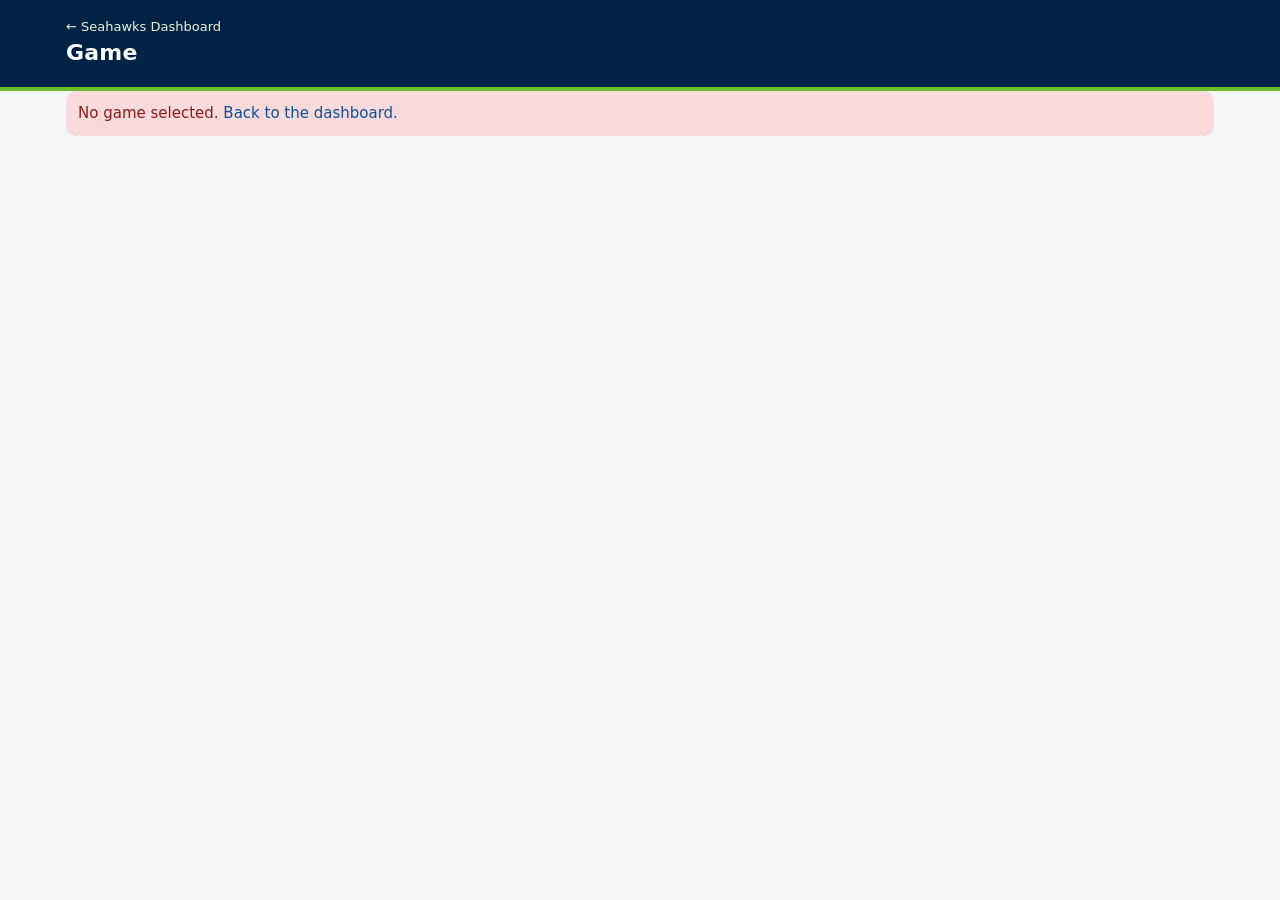
<file: site/game.html>
<!doctype html>
<html lang="en">
<head>
<meta charset="utf-8">
<meta name="viewport" content="width=device-width, initial-scale=1">
<title>Seahawks Game</title>
<meta name="description" content="Seahawks game detail with box score, drives, win probability, and an opponent and quarterback profile.">
<link rel="stylesheet" href="assets/style.css">
</head>
<body>
<header class="site-header">
  <div class="wrap">
    <div>
      <div class="crumb"><a href="index.html">← Seahawks Dashboard</a></div>
      <h1 id="hdr-title">Game</h1>
      <div class="sub" id="hdr-sub"></div>
    </div>
    <div class="meta" id="hdr-meta"></div>
  </div>
</header>
<main class="wrap" id="main"><div class="loading">Loading…</div></main>
<script src="assets/common.js"></script>
<script src="assets/game.js"></script>
</body>
</html>
</file>
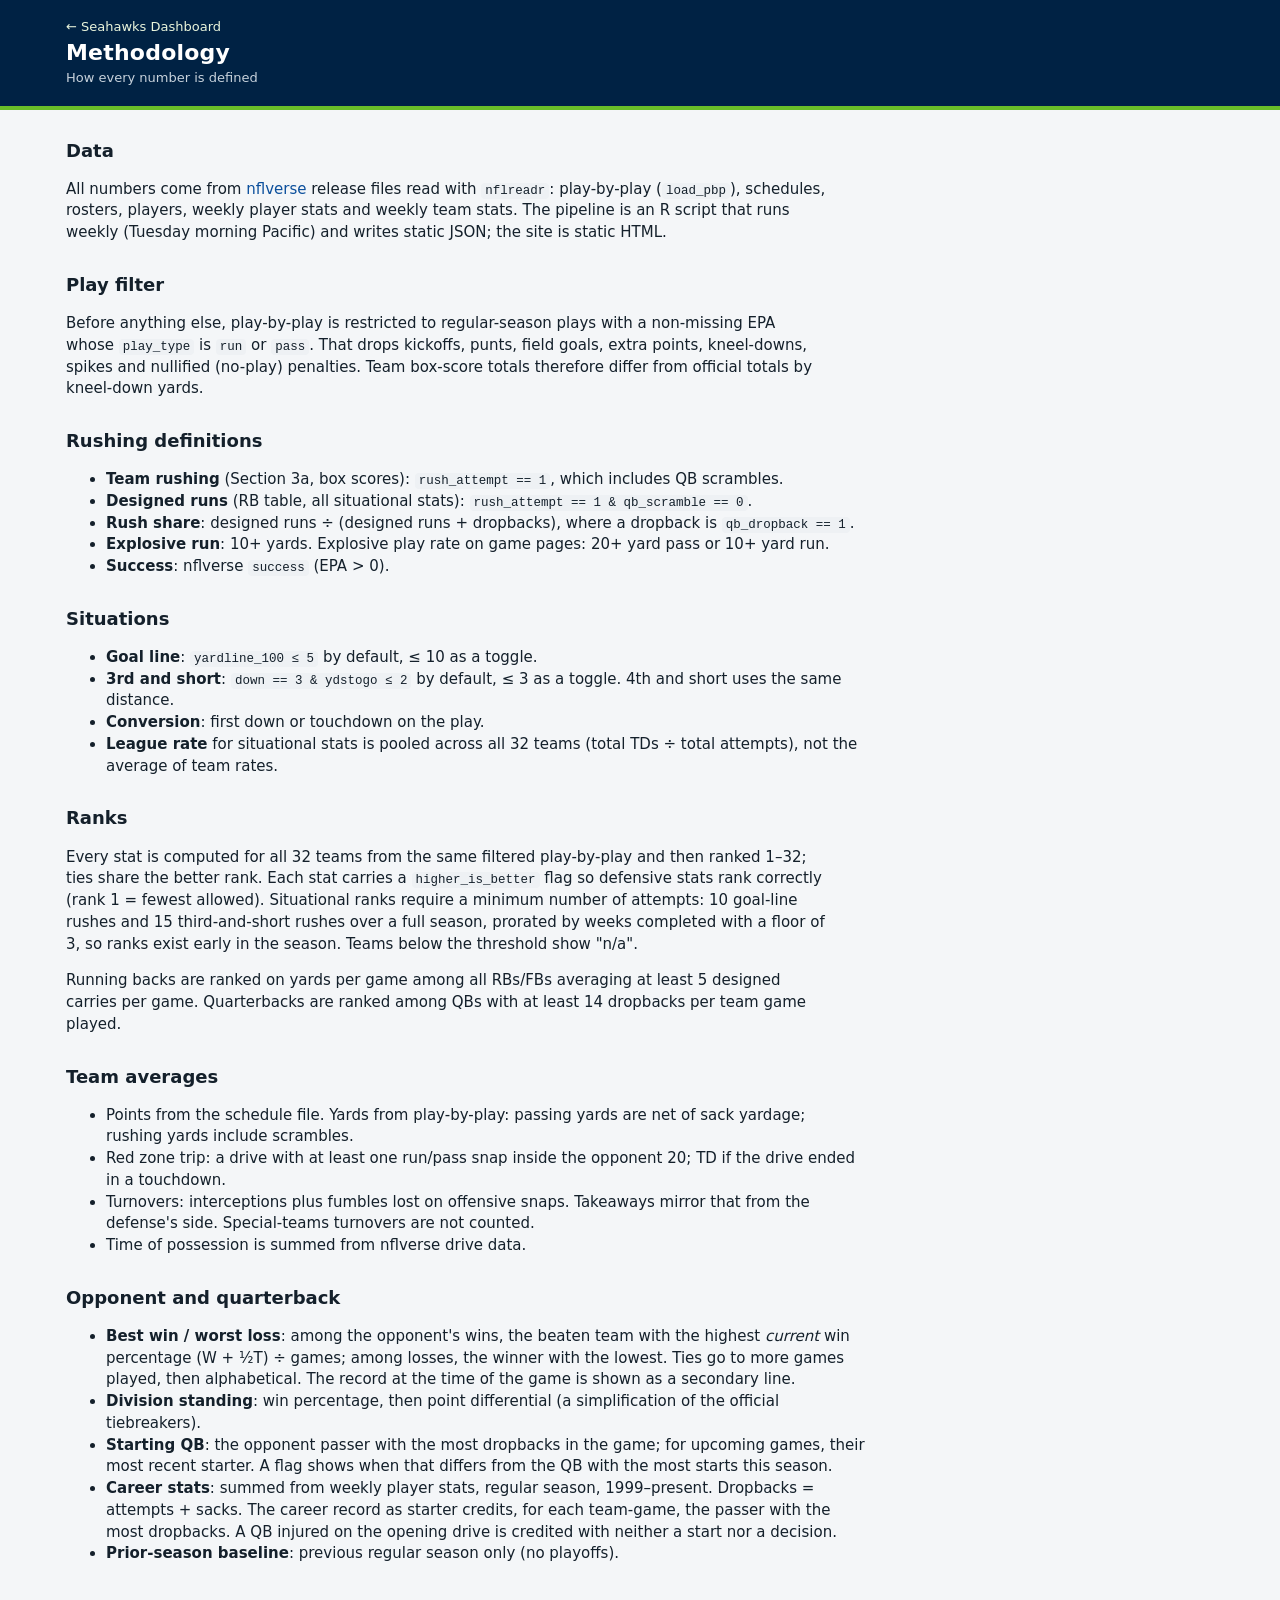
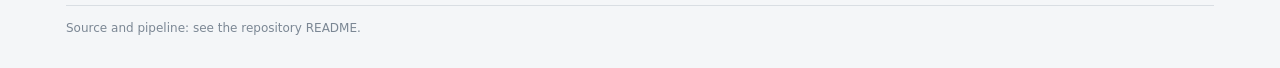
<file: site/methodology.html>
<!doctype html>
<html lang="en">
<head>
<meta charset="utf-8">
<meta name="viewport" content="width=device-width, initial-scale=1">
<title>Dashboard Methodology</title>
<link rel="stylesheet" href="assets/style.css">
</head>
<body>
<header class="site-header"><div class="wrap"><div><div class="crumb"><a href="index.html">← Seahawks Dashboard</a></div><h1>Methodology</h1><div class="sub">How every number is defined</div></div></div></header>
<main class="wrap method">
  <section>
    <h2>Data</h2>
    <p>All numbers come from <a href="https://github.com/nflverse/nflverse-data">nflverse</a> release files read with <code>nflreadr</code>: play-by-play (<code>load_pbp</code>), schedules, rosters, players, weekly player stats and weekly team stats. The pipeline is an R script that runs weekly (Tuesday morning Pacific) and writes static JSON; the site is static HTML.</p>
  </section>
  <section>
    <h2>Play filter</h2>
    <p>Before anything else, play-by-play is restricted to regular-season plays with a non-missing EPA whose <code>play_type</code> is <code>run</code> or <code>pass</code>. That drops kickoffs, punts, field goals, extra points, kneel-downs, spikes and nullified (no-play) penalties. Team box-score totals therefore differ from official totals by kneel-down yards.</p>
  </section>
  <section>
    <h2>Rushing definitions</h2>
    <ul>
      <li><b>Team rushing</b> (Section 3a, box scores): <code>rush_attempt == 1</code>, which includes QB scrambles.</li>
      <li><b>Designed runs</b> (RB table, all situational stats): <code>rush_attempt == 1 &amp; qb_scramble == 0</code>.</li>
      <li><b>Rush share</b>: designed runs ÷ (designed runs + dropbacks), where a dropback is <code>qb_dropback == 1</code>.</li>
      <li><b>Explosive run</b>: 10+ yards. Explosive play rate on game pages: 20+ yard pass or 10+ yard run.</li>
      <li><b>Success</b>: nflverse <code>success</code> (EPA &gt; 0).</li>
    </ul>
  </section>
  <section>
    <h2>Situations</h2>
    <ul>
      <li><b>Goal line</b>: <code>yardline_100 ≤ 5</code> by default, ≤ 10 as a toggle.</li>
      <li><b>3rd and short</b>: <code>down == 3 &amp; ydstogo ≤ 2</code> by default, ≤ 3 as a toggle. 4th and short uses the same distance.</li>
      <li><b>Conversion</b>: first down or touchdown on the play.</li>
      <li><b>League rate</b> for situational stats is pooled across all 32 teams (total TDs ÷ total attempts), not the average of team rates.</li>
    </ul>
  </section>
  <section>
    <h2>Ranks</h2>
    <p>Every stat is computed for all 32 teams from the same filtered play-by-play and then ranked 1–32; ties share the better rank. Each stat carries a <code>higher_is_better</code> flag so defensive stats rank correctly (rank 1 = fewest allowed). Situational ranks require a minimum number of attempts: 10 goal-line rushes and 15 third-and-short rushes over a full season, prorated by weeks completed with a floor of 3, so ranks exist early in the season. Teams below the threshold show "n/a".</p>
    <p>Running backs are ranked on yards per game among all RBs/FBs averaging at least 5 designed carries per game. Quarterbacks are ranked among QBs with at least 14 dropbacks per team game played.</p>
  </section>
  <section>
    <h2>Team averages</h2>
    <ul>
      <li>Points from the schedule file. Yards from play-by-play: passing yards are net of sack yardage; rushing yards include scrambles.</li>
      <li>Red zone trip: a drive with at least one run/pass snap inside the opponent 20; TD if the drive ended in a touchdown.</li>
      <li>Turnovers: interceptions plus fumbles lost on offensive snaps. Takeaways mirror that from the defense's side. Special-teams turnovers are not counted.</li>
      <li>Time of possession is summed from nflverse drive data.</li>
    </ul>
  </section>
  <section>
    <h2>Opponent and quarterback</h2>
    <ul>
      <li><b>Best win / worst loss</b>: among the opponent's wins, the beaten team with the highest <i>current</i> win percentage (W + ½T) ÷ games; among losses, the winner with the lowest. Ties go to more games played, then alphabetical. The record at the time of the game is shown as a secondary line.</li>
      <li><b>Division standing</b>: win percentage, then point differential (a simplification of the official tiebreakers).</li>
      <li><b>Starting QB</b>: the opponent passer with the most dropbacks in the game; for upcoming games, their most recent starter. A flag shows when that differs from the QB with the most starts this season.</li>
      <li><b>Career stats</b>: summed from weekly player stats, regular season, 1999–present. Dropbacks = attempts + sacks. The career record as starter credits, for each team-game, the passer with the most dropbacks. A QB injured on the opening drive is credited with neither a start nor a decision.</li>
      <li><b>Prior-season baseline</b>: previous regular season only (no playoffs).</li>
    </ul>
  </section>
  <footer>Source and pipeline: see the repository README.</footer>
</main>
</body>
</html>
</file>
<file: site/assets/style.css>
:root {
  --navy: #002244;
  --green: #69be28;
  --grey: #a5acaf;
  --bg: #f4f6f8;
  --surface: #ffffff;
  --surface-2: #eef1f4;
  --border: #d9dee3;
  --ink: #14202b;
  --ink-2: #4a5866;
  --ink-3: #7b8794;
  --accent: #002244;
  --accent-ink: #ffffff;
  --link: #0b4f9c;
  --rank-top-bg: #dcefd0; --rank-top-ink: #1f5d12;
  --rank-mid-bg: #e9ecef; --rank-mid-ink: #3d4954;
  --rank-bot-bg: #f8dada; --rank-bot-ink: #8a1c1c;
  --win: #2e7d32; --loss: #c62828; --tie: #6d6d6d;
  --line: #002244;
  --line-opp: #b0b8c0;
  --grid: #e3e7eb;
  --shadow: 0 1px 2px rgba(0,0,0,.06), 0 1px 6px rgba(0,0,0,.04);
  --radius: 10px;
  --font: system-ui, -apple-system, "Segoe UI", Roboto, Helvetica, Arial, sans-serif;
  --mono: ui-monospace, SFMono-Regular, Menlo, Consolas, monospace;
}
@media (prefers-color-scheme: dark) {
  :root:not([data-theme="light"]) {
    --bg: #0f1418; --surface: #171e25; --surface-2: #1f2830; --border: #2c3640;
    --ink: #e6ebf0; --ink-2: #aeb8c2; --ink-3: #7f8b96;
    --accent: #69be28; --accent-ink: #0b1a08; --link: #7fb7ff;
    --rank-top-bg: #1d3a14; --rank-top-ink: #a9e082;
    --rank-mid-bg: #273039; --rank-mid-ink: #c4ccd4;
    --rank-bot-bg: #4a1b1b; --rank-bot-ink: #f3a1a1;
    --win: #7bd36a; --loss: #f07070; --tie: #a0a0a0;
    --line: #8fd45a; --line-opp: #56626e; --grid: #263039;
    --shadow: none;
  }
}
:root[data-theme="dark"] {
  --bg: #0f1418; --surface: #171e25; --surface-2: #1f2830; --border: #2c3640;
  --ink: #e6ebf0; --ink-2: #aeb8c2; --ink-3: #7f8b96;
  --accent: #69be28; --accent-ink: #0b1a08; --link: #7fb7ff;
  --rank-top-bg: #1d3a14; --rank-top-ink: #a9e082;
  --rank-mid-bg: #273039; --rank-mid-ink: #c4ccd4;
  --rank-bot-bg: #4a1b1b; --rank-bot-ink: #f3a1a1;
  --win: #7bd36a; --loss: #f07070; --tie: #a0a0a0;
  --line: #8fd45a; --line-opp: #56626e; --grid: #263039;
  --shadow: none;
}

* { box-sizing: border-box; }
html { -webkit-text-size-adjust: 100%; }
body { margin: 0; background: var(--bg); color: var(--ink); font-family: var(--font); font-size: 15px; line-height: 1.45; }
a { color: var(--link); text-decoration: none; }
a:hover { text-decoration: underline; }
.wrap { max-width: 1180px; margin: 0 auto; padding: 0 16px; }

/* Header */
.site-header { background: var(--navy); color: #fff; border-bottom: 4px solid var(--green); }
.site-header .wrap { display: flex; flex-wrap: wrap; align-items: center; gap: 12px 24px; padding-top: 18px; padding-bottom: 18px; }
.site-header h1 { margin: 0; font-size: 22px; font-weight: 700; letter-spacing: .01em; }
.site-header .sub { color: #c7d2dc; font-size: 13px; }
.site-header .record { font-size: 26px; font-weight: 700; color: var(--green); }
.site-header .meta { margin-left: auto; text-align: right; font-size: 12px; color: #c7d2dc; }
.site-header a { color: #fff; }
.crumb { font-size: 13px; color: #c7d2dc; }
.crumb a { color: #e9f5dc; }

section { margin: 28px 0; }
h2 { font-size: 18px; margin: 0 0 4px; }
h3 { font-size: 15px; margin: 18px 0 8px; color: var(--ink-2); text-transform: uppercase; letter-spacing: .04em; font-weight: 600; }
.lede { color: var(--ink-2); margin: 0 0 12px; font-size: 13px; }
.note { color: var(--ink-3); font-size: 12px; margin-top: 8px; }
.muted { color: var(--ink-3); }

/* Schedule strip */
.strip { display: flex; gap: 8px; overflow-x: auto; padding: 4px 0 8px; scrollbar-width: thin; }
.tile { flex: 0 0 auto; width: 96px; background: var(--surface); border: 1px solid var(--border); border-radius: var(--radius);
  padding: 8px; text-align: center; color: var(--ink); box-shadow: var(--shadow); border-top: 4px solid var(--border); }
.tile:hover { text-decoration: none; border-color: var(--ink-3); }
.tile.win { border-top-color: var(--win); }
.tile.loss { border-top-color: var(--loss); }
.tile.tie { border-top-color: var(--tie); }
.tile .wk { font-size: 11px; color: var(--ink-3); text-transform: uppercase; }
.tile img { width: 36px; height: 36px; object-fit: contain; margin: 4px 0; }
.tile .opp { font-size: 13px; font-weight: 600; }
.tile .score { font-size: 13px; font-variant-numeric: tabular-nums; }
.tile .score.win { color: var(--win); font-weight: 700; }
.tile .score.loss { color: var(--loss); font-weight: 700; }
.tile.bye { opacity: .6; }
.tile.current { outline: 2px solid var(--accent); }

/* Stat cards */
.cards { display: grid; grid-template-columns: repeat(auto-fill, minmax(190px, 1fr)); gap: 10px; }
.card { background: var(--surface); border: 1px solid var(--border); border-radius: var(--radius); padding: 10px 12px; box-shadow: var(--shadow); min-height: 84px; }
.card .label { font-size: 12px; color: var(--ink-2); }
.card .value { font-size: 24px; font-weight: 700; font-variant-numeric: tabular-nums; line-height: 1.2; margin: 2px 0; }
.card .value small { font-size: 12px; font-weight: 400; color: var(--ink-3); margin-left: 4px; }
.card .row { display: flex; align-items: center; gap: 8px; font-size: 12px; color: var(--ink-3); }
.card .n { margin-left: auto; }
.rank { display: inline-block; min-width: 46px; text-align: center; padding: 1px 7px; border-radius: 999px; font-size: 12px; font-weight: 600; font-variant-numeric: tabular-nums; }
.rank-top { background: var(--rank-top-bg); color: var(--rank-top-ink); }
.rank-mid { background: var(--rank-mid-bg); color: var(--rank-mid-ink); }
.rank-bot { background: var(--rank-bot-bg); color: var(--rank-bot-ink); }
.rank-na { background: var(--surface-2); color: var(--ink-3); font-weight: 500; }
.legend-ranks { font-size: 12px; color: var(--ink-3); display: flex; gap: 10px; align-items: center; flex-wrap: wrap; margin: 6px 0 10px; }

.two-col { display: grid; grid-template-columns: 1fr 1fr; gap: 20px; }
@media (max-width: 800px) { .two-col { grid-template-columns: 1fr; } }
.panel { background: var(--surface); border: 1px solid var(--border); border-radius: var(--radius); padding: 14px; box-shadow: var(--shadow); }
.panel h3 { margin-top: 0; }

/* Tables */
.tbl-wrap { overflow-x: auto; }
table { border-collapse: collapse; width: 100%; font-size: 13px; background: var(--surface); border: 1px solid var(--border); border-radius: var(--radius); }
th, td { padding: 6px 8px; text-align: right; border-bottom: 1px solid var(--border); white-space: nowrap; font-variant-numeric: tabular-nums; }
th { font-size: 11px; text-transform: uppercase; letter-spacing: .04em; color: var(--ink-3); font-weight: 600; background: var(--surface-2); }
th:first-child, td:first-child { text-align: left; }
td.l, th.l { text-align: left; }
tr:last-child td { border-bottom: 0; }
tr.total td { font-weight: 700; background: var(--surface-2); }
tr.hl td { background: color-mix(in srgb, var(--green) 14%, var(--surface)); }
.pos { font-size: 11px; color: var(--ink-3); margin-left: 4px; }

/* Toggles */
.toggle { display: inline-flex; border: 1px solid var(--border); border-radius: 999px; overflow: hidden; font-size: 12px; margin: 0 8px 8px 0; }
.toggle button { background: var(--surface); color: var(--ink-2); border: 0; padding: 4px 12px; cursor: pointer; font: inherit; }
.toggle button.on { background: var(--accent); color: var(--accent-ink); font-weight: 600; }
.toolbar { display: flex; flex-wrap: wrap; align-items: center; gap: 6px; margin-bottom: 4px; }
.toolbar .hint { font-size: 12px; color: var(--ink-3); }

/* Charts */
.chart { position: relative; }
.chart svg { display: block; width: 100%; height: auto; }
.chart .axis text { fill: var(--ink-3); font-size: 11px; font-family: var(--font); }
.chart .grid line { stroke: var(--grid); }
.chart .line { fill: none; stroke: var(--line); stroke-width: 2; stroke-linejoin: round; stroke-linecap: round; }
.chart .area { fill: var(--line); opacity: .08; }
.chart .mark { fill: var(--line); stroke: var(--surface); stroke-width: 2; }
.chart .mark.opp { fill: var(--line-opp); }
.chart .cross { stroke: var(--ink-3); stroke-dasharray: 3 3; }
.tip { position: absolute; pointer-events: none; background: var(--surface); color: var(--ink); border: 1px solid var(--border); border-radius: 6px;
  padding: 6px 8px; font-size: 12px; box-shadow: var(--shadow); max-width: 260px; z-index: 5; display: none; }
.tip b { font-weight: 600; }
.spark { width: 100%; max-width: 420px; }

/* Game page */
.game-hero { display: grid; grid-template-columns: 1fr auto 1fr; align-items: center; gap: 16px; text-align: center; padding: 16px 0; }
.game-hero .team img { width: 64px; height: 64px; object-fit: contain; }
.game-hero .team .nm { font-weight: 700; }
.game-hero .team .rec { font-size: 12px; color: var(--ink-3); }
.game-hero .score { font-size: 40px; font-weight: 800; font-variant-numeric: tabular-nums; }
.game-hero .score .sep { color: var(--ink-3); margin: 0 10px; font-weight: 400; }
.game-hero .res { font-size: 13px; color: var(--ink-2); }
.facts { display: flex; flex-wrap: wrap; gap: 6px 18px; font-size: 13px; color: var(--ink-2); justify-content: center; }
.facts b { color: var(--ink); font-weight: 600; }
.box th.mid, .box td.mid { text-align: center; color: var(--ink-3); font-weight: 500; }
.box td.num { text-align: center; font-weight: 600; }
.box .better { color: var(--win); }
.qb-card { display: grid; grid-template-columns: 96px 1fr; gap: 14px; align-items: start; }
.qb-card img { width: 96px; height: 96px; border-radius: 8px; object-fit: cover; background: var(--surface-2); }
.qb-card h2 { margin-bottom: 2px; }
.kv { display: grid; grid-template-columns: max-content 1fr; gap: 2px 14px; font-size: 13px; }
.kv dt { color: var(--ink-3); }
.kv dd { margin: 0; }
.pill { display: inline-block; padding: 1px 8px; border-radius: 999px; background: var(--surface-2); font-size: 12px; color: var(--ink-2); }
.pill.warn { background: var(--rank-bot-bg); color: var(--rank-bot-ink); }
.results { display: flex; flex-wrap: wrap; gap: 6px; }
.results .r { border: 1px solid var(--border); border-radius: 8px; padding: 4px 8px; font-size: 12px; background: var(--surface); min-width: 78px; text-align: center; }
.results .r.win { border-color: var(--win); }
.results .r.loss { border-color: var(--loss); }
.results .r.sea { background: color-mix(in srgb, var(--green) 18%, var(--surface)); font-weight: 600; }
.results .r .w { color: var(--ink-3); font-size: 11px; }
.bw { display: grid; grid-template-columns: 1fr 1fr; gap: 10px; }
@media (max-width: 600px) { .bw { grid-template-columns: 1fr; } .game-hero .score { font-size: 30px; } }
.delta-up { color: var(--win); }
.delta-down { color: var(--loss); }

footer { margin: 40px 0 30px; color: var(--ink-3); font-size: 12px; border-top: 1px solid var(--border); padding-top: 14px; }
footer a { color: var(--ink-2); }
.err { background: var(--rank-bot-bg); color: var(--rank-bot-ink); padding: 12px; border-radius: var(--radius); }
.loading { color: var(--ink-3); padding: 30px 0; }
.method p, .method li { max-width: 760px; }
.method code { font-family: var(--mono); font-size: 12.5px; background: var(--surface-2); padding: 1px 4px; border-radius: 4px; }
</file>
